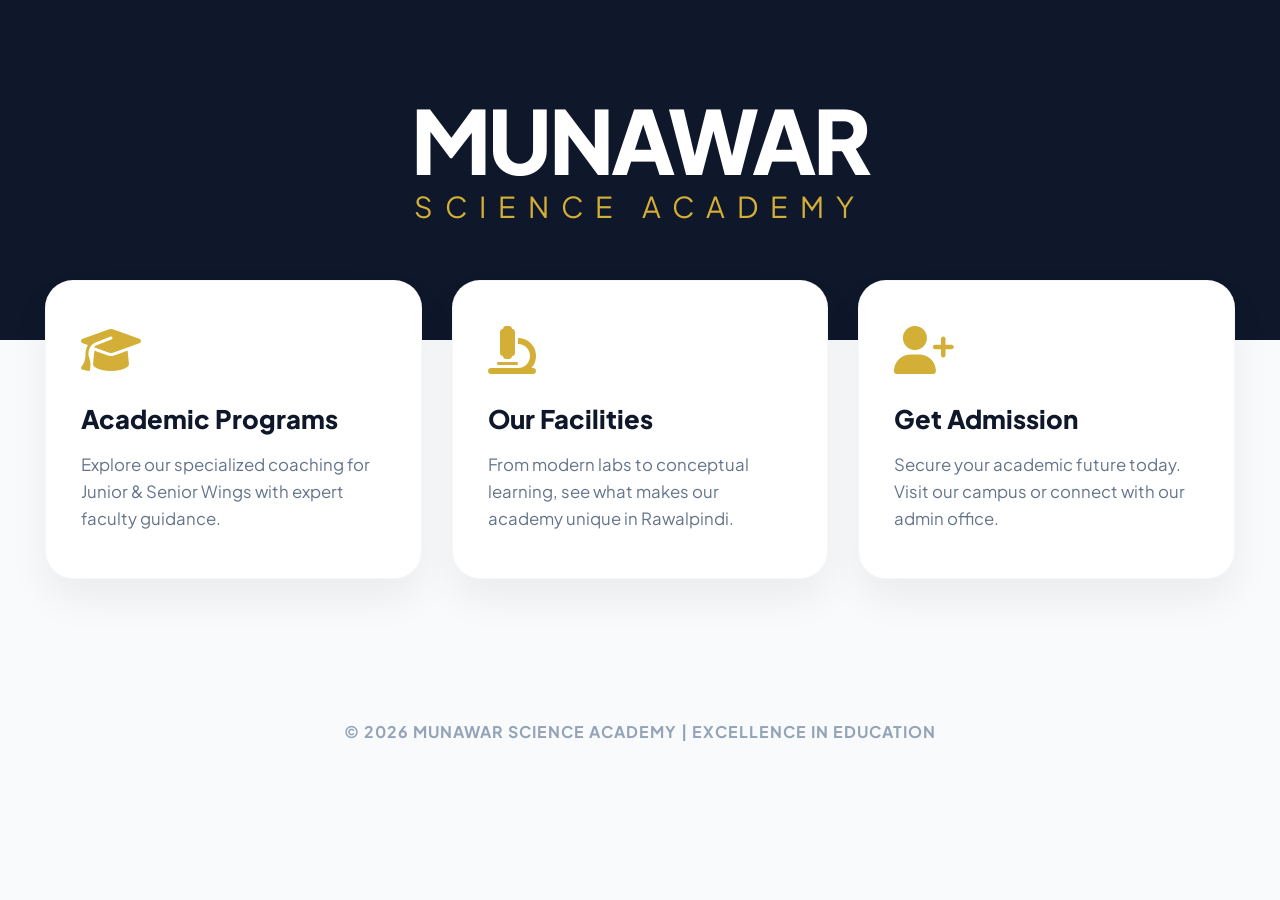
<file: index.html>
<!DOCTYPE html>
<html lang="en">
<head>
    <meta charset="UTF-8">
    <meta name="viewport" content="width=device-width, initial-scale=1.0">
    <title>Munawar Science Academy | Official Portal</title>
    <link rel="stylesheet" href="style.css">
    <link href="https://fonts.googleapis.com/css2?family=Plus+Jakarta+Sans:wght@400;700;800&display=swap" rel="stylesheet">
    <link rel="stylesheet" href="https://cdnjs.cloudflare.com/ajax/libs/font-awesome/6.4.0/css/all.min.css">
</head>
<body>

    <header class="brand-header">
        <h1>MUNAWAR <span>SCIENCE ACADEMY</span></h1>
    </header>

    <main class="dashboard-grid">
        <a href="programs.html" class="dash-card">
            <i class="fas fa-graduation-cap"></i>
            <h3>Academic Programs</h3>
            <p>Explore our specialized coaching for Junior & Senior Wings with expert faculty guidance.</p>
        </a>

        <a href="facilities.html" class="dash-card">
            <i class="fas fa-microscope"></i>
            <h3>Our Facilities</h3>
            <p>From modern labs to conceptual learning, see what makes our academy unique in Rawalpindi.</p>
        </a>

        <a href="contact.html" class="dash-card">
            <i class="fas fa-user-plus"></i>
            <h3>Get Admission</h3>
            <p>Secure your academic future today. Visit our campus or connect with our admin office.</p>
        </a>
    </main>

    <footer>© 2026 MUNAWAR SCIENCE ACADEMY | EXCELLENCE IN EDUCATION</footer>

</body>
</html>
</file>
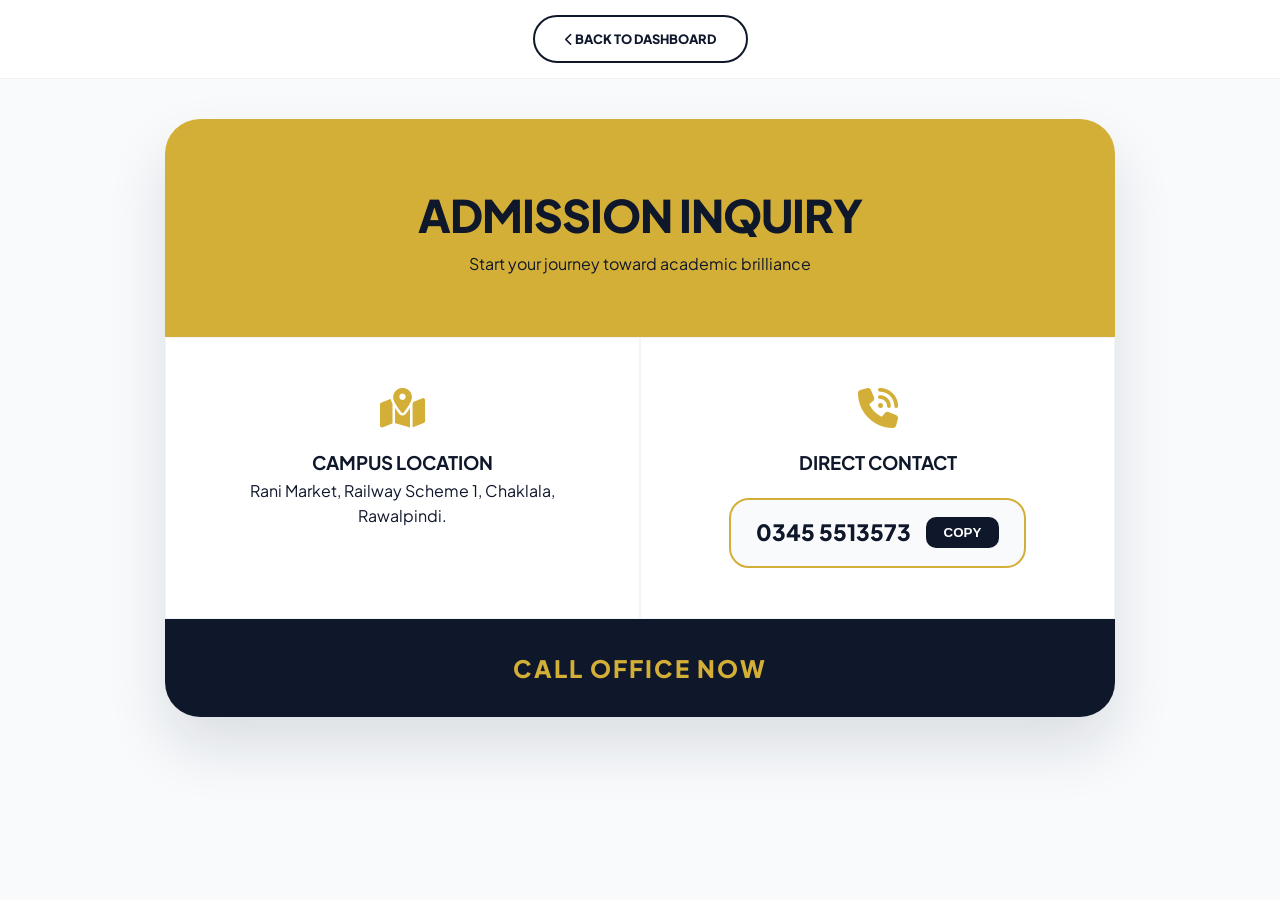
<file: contact.html>
<!DOCTYPE html>
<html lang="en">
<head>
    <meta charset="UTF-8">
    <meta name="viewport" content="width=device-width, initial-scale=1.0">
    <title>Contact | Munawar Science Academy</title>
    <link rel="stylesheet" href="style.css">
    <link href="https://fonts.googleapis.com/css2?family=Plus+Jakarta+Sans:wght@800&display=swap" rel="stylesheet">
    <link rel="stylesheet" href="https://cdnjs.cloudflare.com/ajax/libs/font-awesome/6.4.0/css/all.min.css">
</head>
<body>

    <div class="back-nav">
        <a href="index.html" class="back-link"><i class="fas fa-chevron-left"></i> BACK TO DASHBOARD</a>
    </div>

    <div class="admission-ui">
        <div class="ui-header">
            <h2>ADMISSION INQUIRY</h2>
            <p>Start your journey toward academic brilliance</p>
        </div>
        
        <div class="contact-row">
            <div class="contact-box">
                <i class="fas fa-map-marked-alt" style="font-size: 2.5rem; color: var(--accent); margin-bottom: 20px;"></i>
                <h3>CAMPUS LOCATION</h3>
                <p>Rani Market, Railway Scheme 1, Chaklala, Rawalpindi.</p>
            </div>
            <div class="contact-box">
                <i class="fas fa-phone-volume" style="font-size: 2.5rem; color: var(--accent); margin-bottom: 20px;"></i>
                <h3>DIRECT CONTACT</h3>
                <div class="number-badge">
                    <span id="p-num">0345 5513573</span>
                    <button class="btn-copy" onclick="copyNum()">COPY</button>
                </div>
            </div>
        </div>
        
        <a href="tel:03455513573" class="call-btn-large">CALL OFFICE NOW</a>
    </div>

    <script>
        function copyNum() {
            var n = document.getElementById("p-num").innerText;
            navigator.clipboard.writeText(n).then(() => {
                alert("Phone number copied to clipboard!");
            });
        }
    </script>
</body>
</html>
</file>
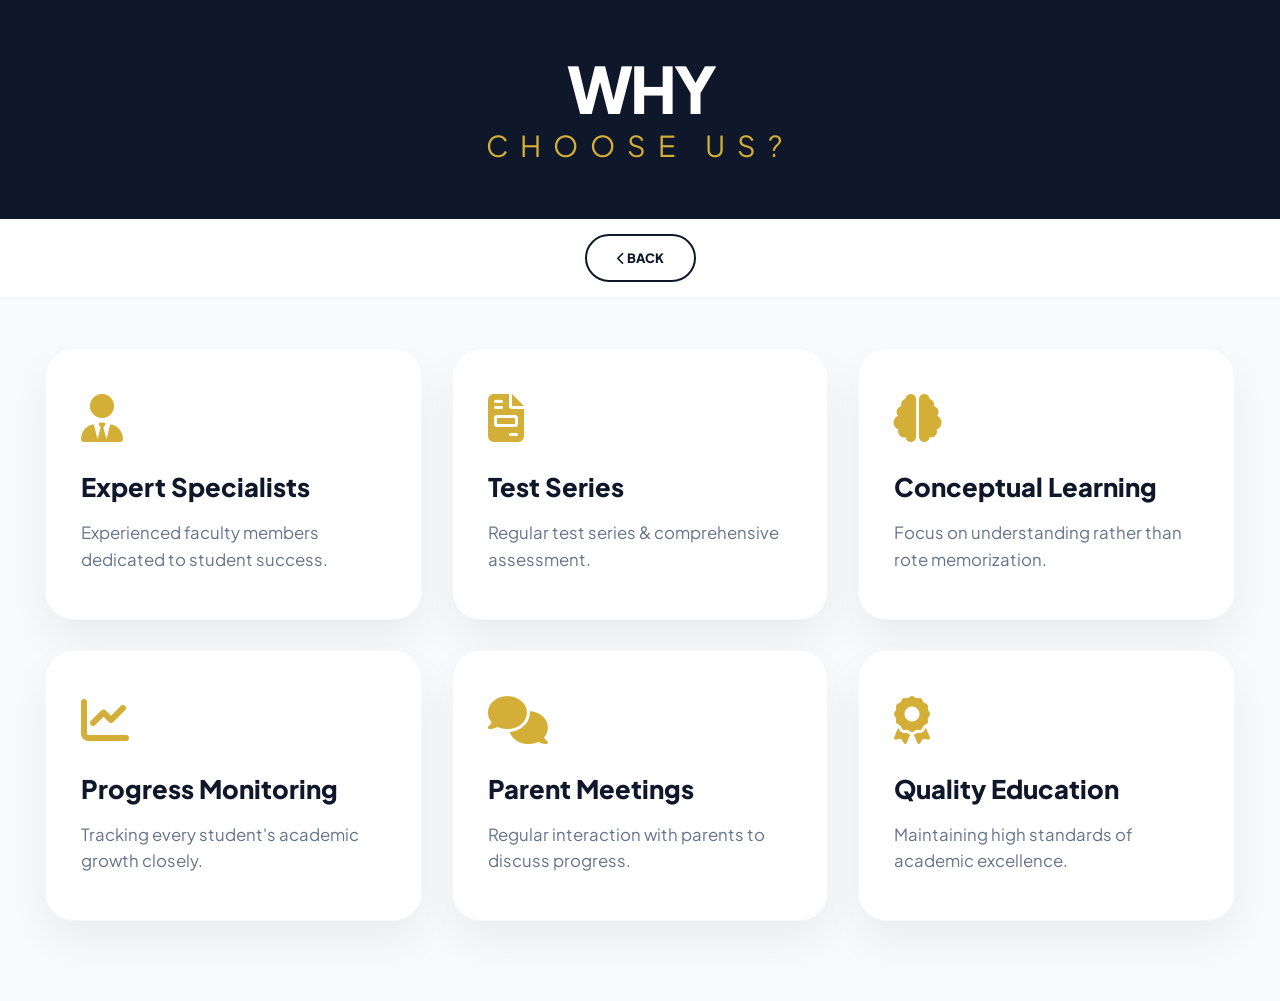
<file: facilities.html>
<!DOCTYPE html>
<html lang="en">
<head>
    <meta charset="UTF-8">
    <meta name="viewport" content="width=device-width, initial-scale=1.0">
    <title>Facilities | Munawar Science Academy</title>
    <link rel="stylesheet" href="style.css">
    <link href="https://fonts.googleapis.com/css2?family=Plus+Jakarta+Sans:wght@700;800&display=swap" rel="stylesheet">
    <link rel="stylesheet" href="https://cdnjs.cloudflare.com/ajax/libs/font-awesome/6.4.0/css/all.min.css">
</head>
<body>

    <header class="brand-header" style="padding: 60px 20px;">
        <h1 style="font-size: 4rem;">WHY <span>CHOOSE US?</span></h1>
    </header>

    <div class="back-nav">
        <a href="index.html" class="back-link"><i class="fas fa-chevron-left"></i> BACK</a>
    </div>

    <main class="dashboard-grid" style="margin-top: 50px;">
        <div class="dash-card">
            <i class="fas fa-user-tie"></i>
            <h3>Expert Specialists</h3>
            <p>Experienced faculty members dedicated to student success.</p>
        </div>
        <div class="dash-card">
            <i class="fas fa-file-invoice"></i>
            <h3>Test Series</h3>
            <p>Regular test series & comprehensive assessment.</p>
        </div>
        <div class="dash-card">
            <i class="fas fa-brain"></i>
            <h3>Conceptual Learning</h3>
            <p>Focus on understanding rather than rote memorization.</p>
        </div>
        <div class="dash-card">
            <i class="fas fa-chart-line"></i>
            <h3>Progress Monitoring</h3>
            <p>Tracking every student's academic growth closely.</p>
        </div>
        <div class="dash-card">
            <i class="fas fa-comments"></i>
            <h3>Parent Meetings</h3>
            <p>Regular interaction with parents to discuss progress.</p>
        </div>
        <div class="dash-card">
            <i class="fas fa-award"></i>
            <h3>Quality Education</h3>
            <p>Maintaining high standards of academic excellence.</p>
        </div>
    </main>

</body>
</html>
</file>
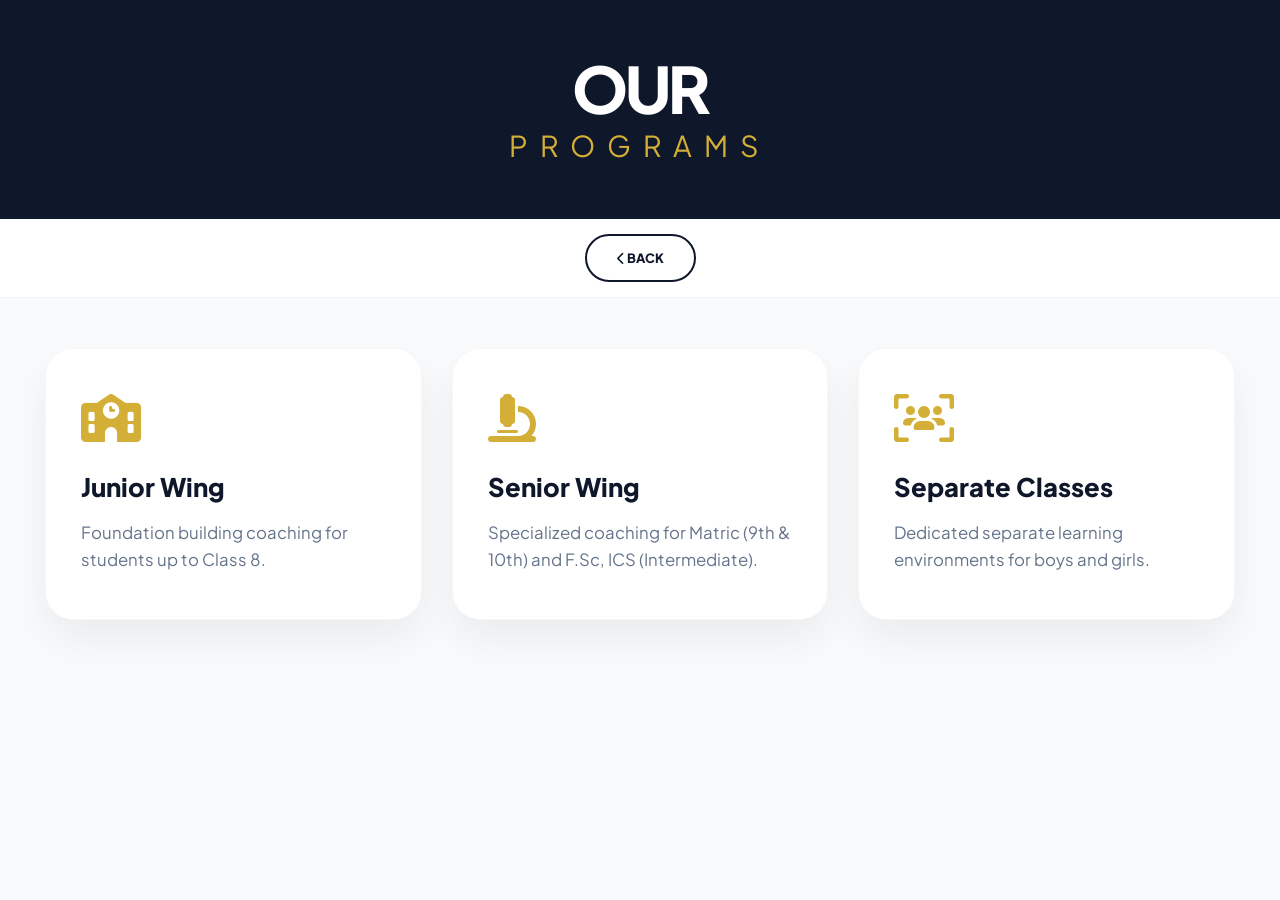
<file: programs.html>
<!DOCTYPE html>
<html lang="en">
<head>
    <meta charset="UTF-8">
    <meta name="viewport" content="width=device-width, initial-scale=1.0">
    <title>Programs | Munawar Science Academy</title>
    <link rel="stylesheet" href="style.css">
    <link href="https://fonts.googleapis.com/css2?family=Plus+Jakarta+Sans:wght@700;800&display=swap" rel="stylesheet">
    <link rel="stylesheet" href="https://cdnjs.cloudflare.com/ajax/libs/font-awesome/6.4.0/css/all.min.css">
</head>
<body>

    <header class="brand-header" style="padding: 60px 20px;">
        <h1 style="font-size: 4rem;">OUR <span>PROGRAMS</span></h1>
    </header>

    <div class="back-nav">
        <a href="index.html" class="back-link"><i class="fas fa-chevron-left"></i> BACK</a>
    </div>

    <main class="dashboard-grid" style="margin-top: 50px;">
        <div class="dash-card">
            <i class="fas fa-school"></i>
            <h3>Junior Wing</h3>
            <p>Foundation building coaching for students up to Class 8.</p>
        </div>
        <div class="dash-card">
            <i class="fas fa-microscope"></i>
            <h3>Senior Wing</h3>
            <p>Specialized coaching for Matric (9th & 10th) and F.Sc, ICS (Intermediate).</p>
        </div>
        <div class="dash-card">
            <i class="fas fa-users-viewfinder"></i>
            <h3>Separate Classes</h3>
            <p>Dedicated separate learning environments for boys and girls.</p>
        </div>
    </main>

</body>
</html>
</file>
<file: style.css>
:root {
    --primary: #0f172a;      /* Deep Midnight Blue */
    --accent: #d4af37;       /* Metallic Gold */
    --bg-main: #f8fafc;      /* Soft White/Blue */
    --white: #ffffff;
    --card-shadow: 0 20px 40px rgba(0, 0, 0, 0.06);
    --card-hover: 0 30px 60px rgba(15, 23, 42, 0.12);
}

* { margin: 0; padding: 0; box-sizing: border-box; }
body { 
    font-family: 'Plus Jakarta Sans', sans-serif; 
    background: var(--bg-main); 
    color: var(--primary); 
    line-height: 1.6;
}

/* --- BRANDING HEADER --- */
.brand-header {
    background: var(--primary);
    padding: 100px 20px 120px;
    text-align: center;
    color: white;
}

.brand-header h1 {
    font-size: clamp(3rem, 10vw, 5.5rem);
    font-weight: 800;
    letter-spacing: -3px;
    text-transform: uppercase;
    line-height: 0.9;
}

.brand-header h1 span {
    color: var(--accent);
    display: block;
    font-size: clamp(1rem, 4vw, 1.8rem);
    letter-spacing: 12px;
    font-weight: 400;
    margin-top: 15px;
}

/* --- NAVIGATION --- */
.back-nav {
    background: rgba(255, 255, 255, 0.9);
    backdrop-filter: blur(10px);
    padding: 15px;
    display: flex;
    justify-content: center;
    position: sticky;
    top: 0;
    z-index: 1000;
    border-bottom: 1px solid rgba(0,0,0,0.05);
}

.back-link {
    text-decoration: none;
    color: var(--primary);
    font-weight: 800;
    font-size: 0.8rem;
    padding: 12px 30px;
    border: 2px solid var(--primary);
    border-radius: 50px;
    transition: 0.3s cubic-bezier(0.4, 0, 0.2, 1);
    text-transform: uppercase;
}

.back-link:hover {
    background: var(--primary);
    color: var(--accent);
    transform: scale(1.05);
}

/* --- PREMIUM DASHBOARD CARDS --- */
.dashboard-grid {
    display: grid;
    grid-template-columns: repeat(auto-fit, minmax(320px, 1fr));
    gap: 30px;
    max-width: 1240px;
    margin: -60px auto 80px;
    padding: 0 25px;
}

.dash-card {
    background: var(--white);
    padding: 45px 35px;
    border-radius: 28px;
    text-decoration: none;
    color: inherit;
    transition: all 0.4s cubic-bezier(0.175, 0.885, 0.32, 1.275);
    box-shadow: var(--card-shadow);
    border: 1px solid rgba(0,0,0,0.03);
    display: flex;
    flex-direction: column;
    position: relative;
    overflow: hidden;
}

/* Animated accent line on top */
.dash-card::before {
    content: "";
    position: absolute;
    top: 0; left: 0; width: 0; height: 6px;
    background: var(--accent);
    transition: 0.5s ease;
}

.dash-card:hover {
    transform: translateY(-15px);
    box-shadow: var(--card-hover);
    border-color: var(--accent);
}

.dash-card:hover::before { width: 100%; }

.dash-card i {
    font-size: 3rem;
    color: var(--accent);
    margin-bottom: 25px;
    transition: 0.4s;
}

.dash-card:hover i {
    transform: scale(1.15) rotate(-5deg);
    color: var(--primary);
}

.dash-card h3 {
    font-size: 1.6rem;
    font-weight: 800;
    margin-bottom: 12px;
    color: var(--primary);
}

.dash-card p {
    font-size: 1.05rem;
    color: #64748b;
    line-height: 1.6;
}

/* --- ADMISSION PANEL --- */
.admission-ui {
    max-width: 950px;
    margin: 40px auto;
    background: white;
    border-radius: 35px;
    overflow: hidden;
    box-shadow: var(--card-hover);
}

.ui-header { background: var(--accent); padding: 60px 40px; text-align: center; }
.ui-header h2 { font-size: 2.8rem; font-weight: 900; letter-spacing: -1px; }

.contact-row { display: grid; grid-template-columns: repeat(auto-fit, minmax(300px, 1fr)); }
.contact-box { padding: 50px; text-align: center; border: 1px solid #f1f5f9; }

.number-badge {
    background: #f8fafc;
    padding: 15px 25px;
    border-radius: 20px;
    border: 2px solid var(--accent);
    display: inline-flex;
    align-items: center;
    gap: 15px;
    font-size: 1.4rem;
    font-weight: 800;
    margin-top: 20px;
}

.btn-copy {
    background: var(--primary);
    color: white;
    border: none;
    padding: 8px 18px;
    border-radius: 10px;
    cursor: pointer;
    font-weight: 700;
    transition: 0.2s;
}

.call-btn-large {
    display: block;
    width: 100%;
    padding: 30px;
    background: var(--primary);
    color: var(--accent);
    text-align: center;
    text-decoration: none;
    font-size: 1.5rem;
    font-weight: 900;
    letter-spacing: 2px;
    transition: 0.3s;
}

.call-btn-large:hover { filter: brightness(1.2); }

footer { padding: 60px; text-align: center; color: #94a3b8; font-weight: 700; letter-spacing: 1px; }

@media (max-width: 768px) {
    .brand-header h1 { font-size: 3.5rem; }
    .dashboard-grid { margin-top: -40px; }
}
</file>
